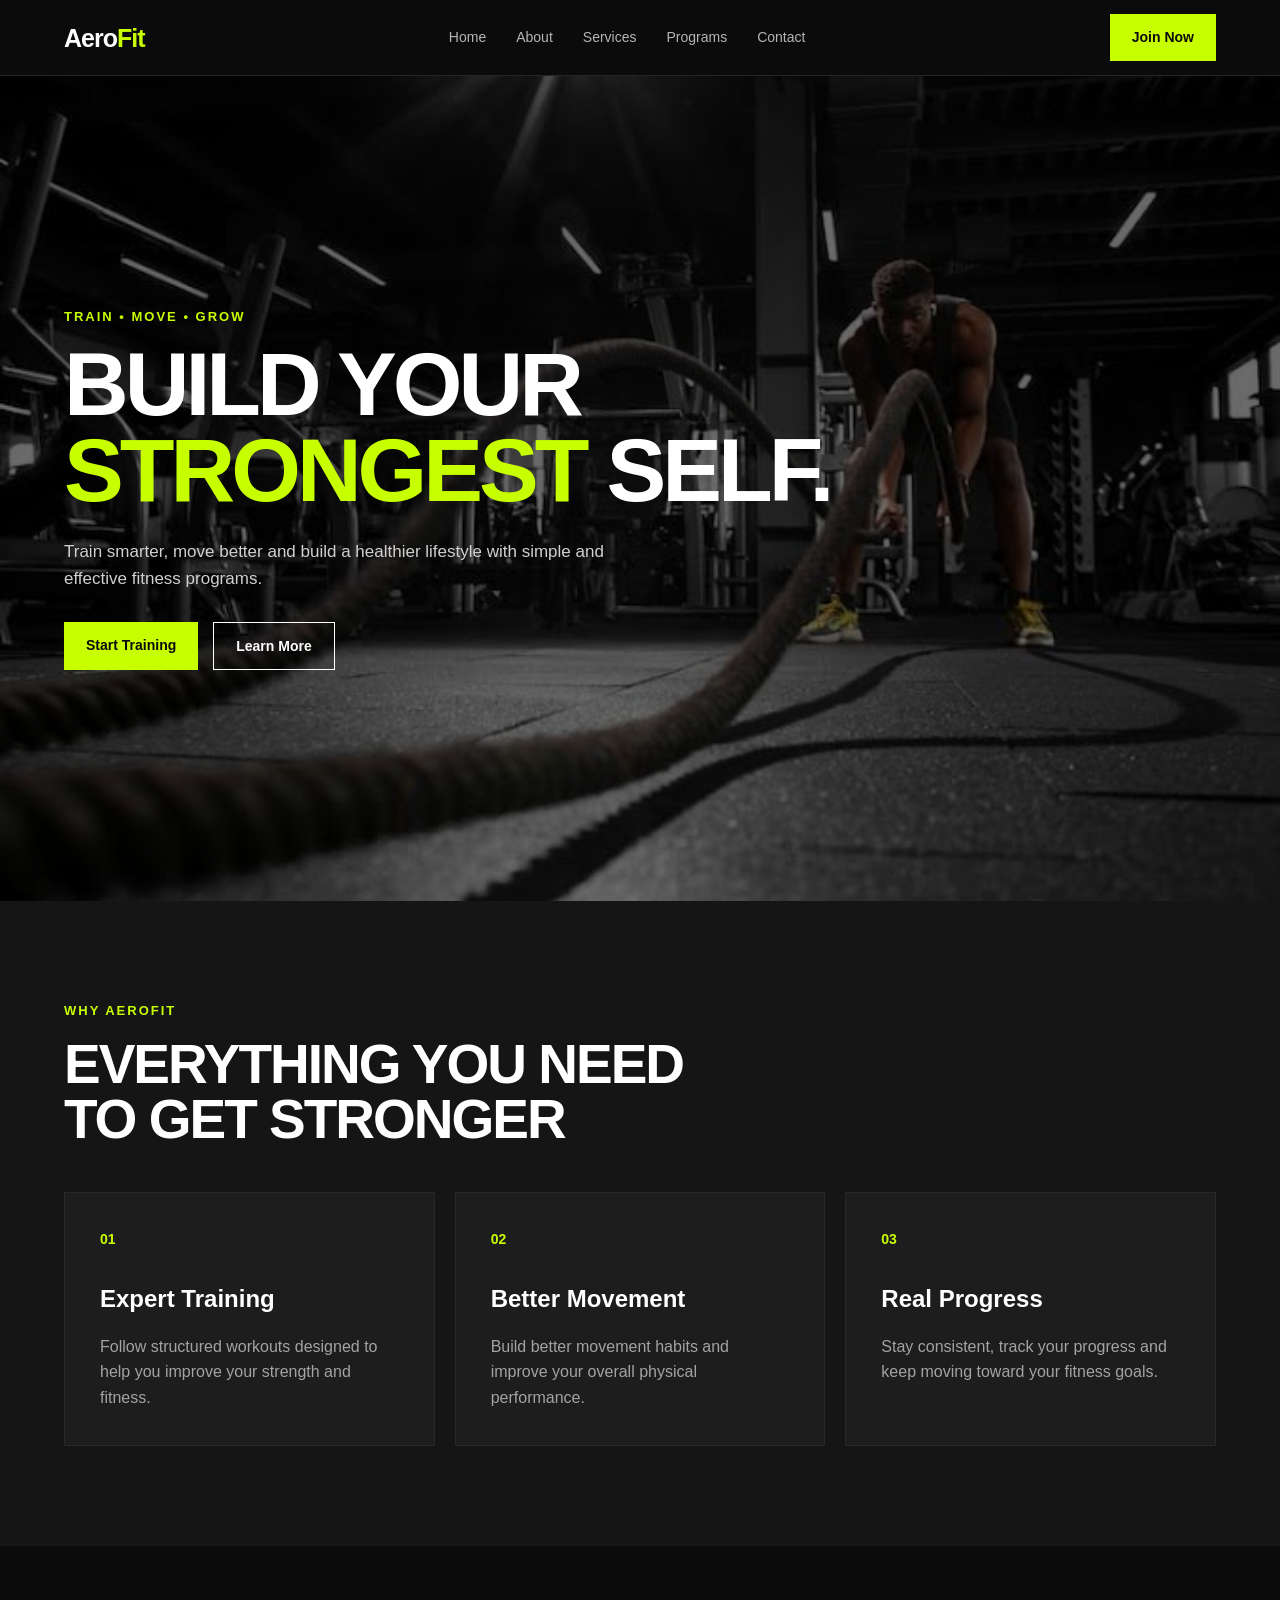
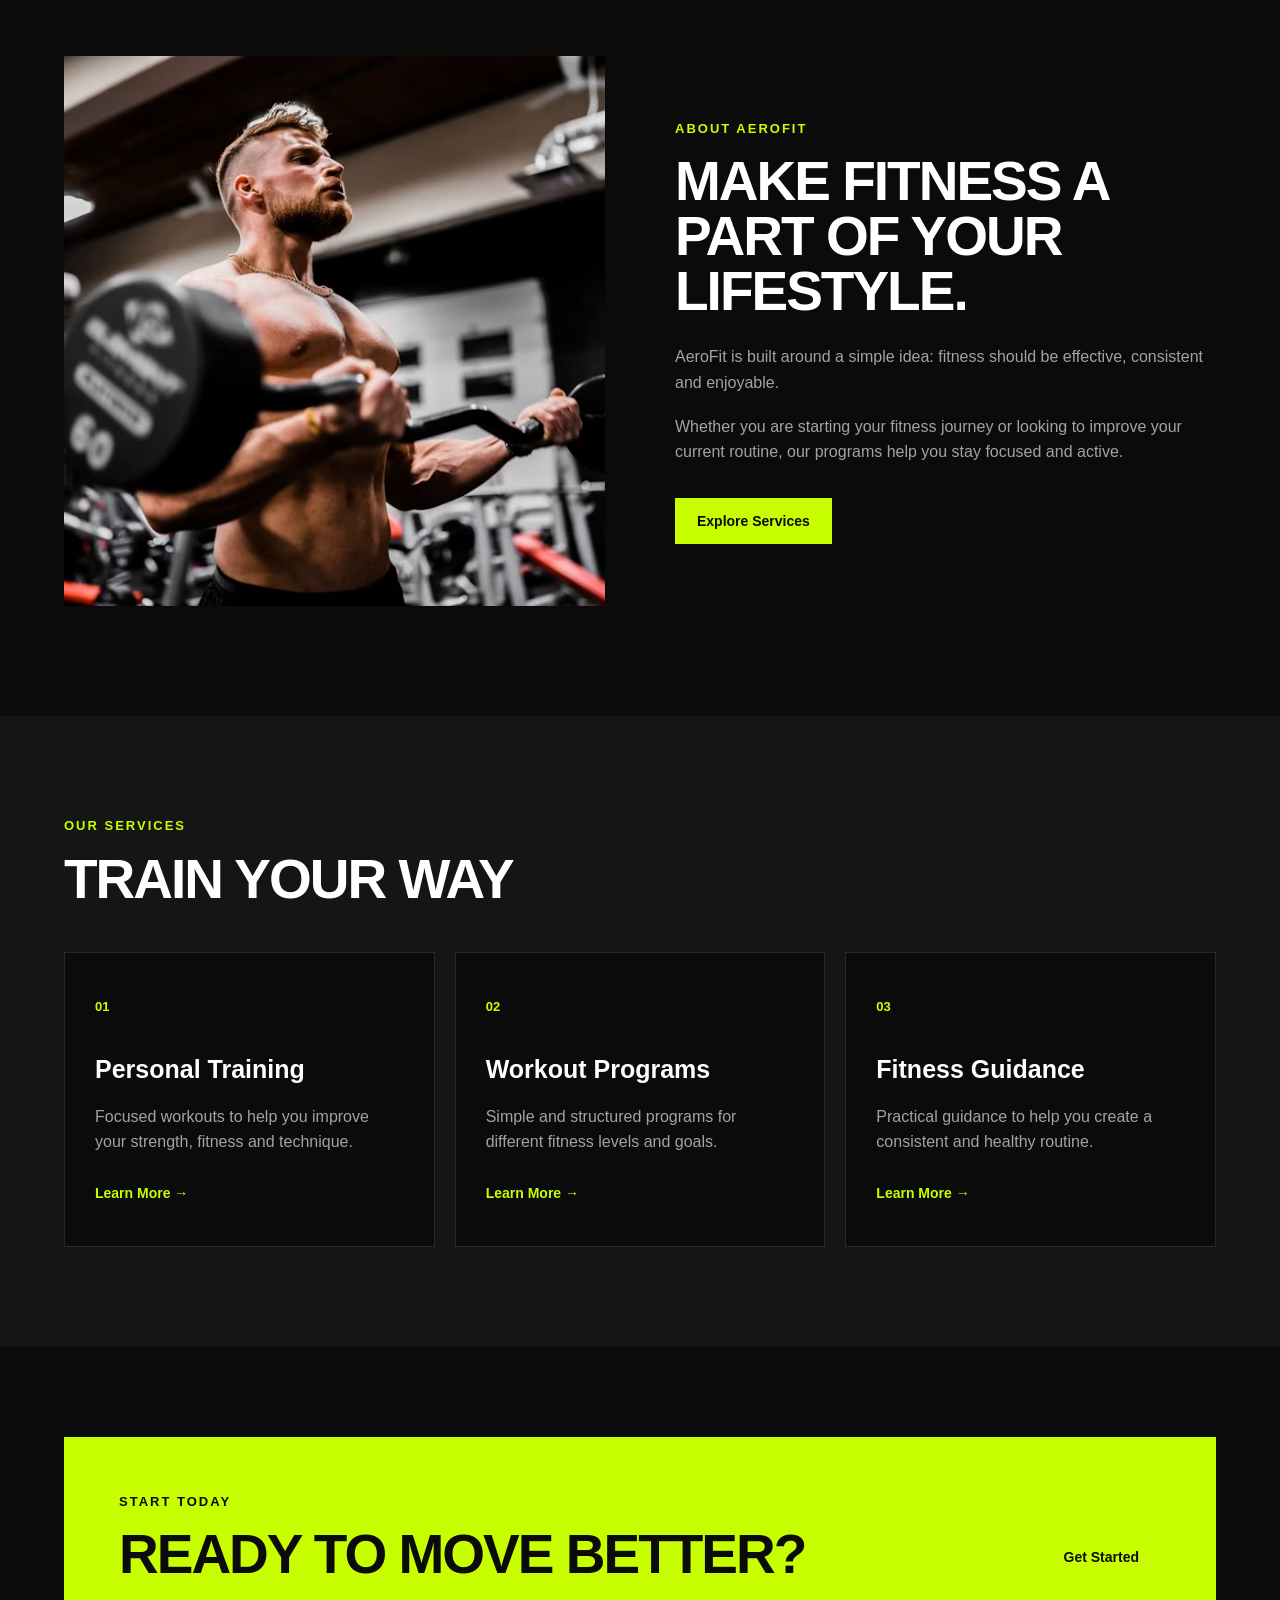
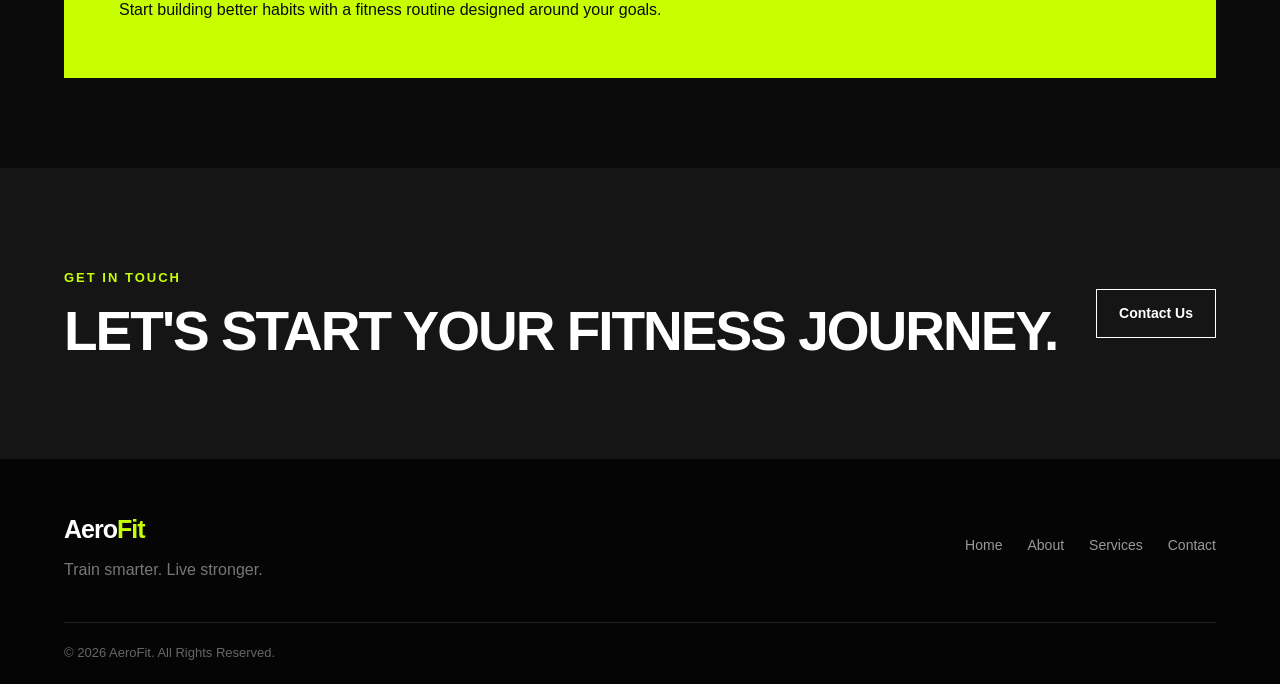
<file: task-1-responsive-landing-page/index.html>
<!DOCTYPE html>
<html lang="en">

<head>
    <meta charset="UTF-8">
    <meta name="viewport" content="width=device-width, initial-scale=1.0">
    <title>AeroFit - Fitness & Wellness</title>
    <!-- Css file linked -->
    <link rel="stylesheet" href="./Css/style.css">
</head>

<body>
    <!-- Navbar -->
    <header class="navbar">
        <div class="container nav-content">
            <a href="#" class="logo">Aero<span>Fit</span></a>
            <nav class="nav-links">
                <a href="#home">Home</a>
                <a href="#about">About</a>
                <a href="#services">Services</a>
                <a href="#programs">Programs</a>
                <a href="#contact">Contact</a>
            </nav>
            <a href="#contact" class="nav-btn">Join Now</a>
        </div>
    </header>
    <!-- Navbar End -->

    <!-- Main Section -->
    <main>
        <!-- Hero Section -->
        <section class="hero" id="home">
            <div class="hero-overlay"></div>
            <div class="container hero-content">

                <div class="hero-text">

                    <p class="tagline">TRAIN • MOVE • GROW</p>
                    <h1>
                        Build Your
                        <span>Strongest</span>
                        Self.
                    </h1>
                    <p class="hero-description">
                        Train smarter, move better and build a healthier
                        lifestyle with simple and effective fitness programs.
                    </p>

                    <div class="hero-buttons">
                        <a href="#programs" class="primary-btn">Start Training</a>
                        <a href="#about" class="secondary-btn">Learn More</a>
                    </div>

                </div>

            </div>

        </section>
        <!-- Hero Section End-->

        <!-- Features Section -->
        <section class="features">
            <div class="container">
                <div class="section-heading">
                    <p>WHY AEROFIT</p>
                    <h2>Everything You Need To Get Stronger</h2>
                </div>
                <div class="feature-grid">
                    <div class="feature-card">
                        <div class="feature-icon">01</div>
                        <h3>Expert Training</h3>
                        <p>
                            Follow structured workouts designed to help
                            you improve your strength and fitness.
                        </p>
                    </div>
                    <div class="feature-card">
                        <div class="feature-icon">02</div>
                        <h3>Better Movement</h3>
                        <p>
                            Build better movement habits and improve
                            your overall physical performance.
                        </p>
                    </div>

                    <div class="feature-card">
                        <div class="feature-icon">03</div>
                        <h3>Real Progress</h3>
                        <p>
                            Stay consistent, track your progress and
                            keep moving toward your fitness goals.
                        </p>
                    </div>
                </div>
            </div>
        </section>
        <!-- Features Section End -->

        <!-- About Section -->
        <section class="about" id="about">
            <div class="container about-content">
                <div class="about-image">
                    <img src="./images/img2.avif" alt="Gym workout">
                </div>
                <div class="about-text">
                    <p class="section-label">ABOUT AEROFIT</p>
                    <h2>Make Fitness A Part Of Your Lifestyle.</h2>
                    <p>
                        AeroFit is built around a simple idea: fitness
                        should be effective, consistent and enjoyable.
                    </p>
                    <p>
                        Whether you are starting your fitness journey or
                        looking to improve your current routine, our
                        programs help you stay focused and active.
                    </p>
                    <a href="#services" class="primary-btn">Explore Services</a>
                </div>
            </div>
        </section>
        <!-- About Section End -->

        <!-- Services Section -->
        <section class="services" id="services">
            <div class="container">

                <div class="section-heading">
                    <p>OUR SERVICES</p>
                    <h2>Train Your Way</h2>
                </div>

                <div class="service-grid">

                    <div class="service-card">
                        <span>01</span>
                        <h3>Personal Training</h3>
                        <p>
                            Focused workouts to help you improve your
                            strength, fitness and technique.
                        </p>
                        <a href="#contact">Learn More →</a>
                    </div>

                    <div class="service-card">
                        <span>02</span>
                        <h3>Workout Programs</h3>
                        <p>
                            Simple and structured programs for different
                            fitness levels and goals.
                        </p>
                        <a href="#contact">Learn More →</a>
                    </div>

                    <div class="service-card">
                        <span>03</span>
                        <h3>Fitness Guidance</h3>
                        <p>
                            Practical guidance to help you create a
                            consistent and healthy routine.
                        </p>
                        <a href="#contact">Learn More →</a>
                    </div>

                </div>

            </div>

        </section>
        <!-- Services Section End -->

        <!-- Programs Section -->
        <section class="programs" id="programs">
            <div class="container program-content">
                <div>
                    <p class="section-label">START TODAY</p>
                    <h2>Ready To Move Better?</h2>
                    <p>
                        Start building better habits with a fitness
                        routine designed around your goals.
                    </p>
                </div>
                <a href="#contact" class="primary-btn">Get Started</a>
            </div>
        </section>
        <!-- Programs Section End -->

        <!-- Contact Section -->
        <section class="contact" id="contact">
            <div class="container contact-content">
                <div>
                    <p class="section-label">GET IN TOUCH</p>
                    <h2>Let's Start Your Fitness Journey.</h2>
                </div>
                <a href="mailto:hello@aerofit.com" class="secondary-btn">
                    Contact Us
                </a>
            </div>
        </section>
        <!-- Contact Section End-->

    </main>
    <!-- Main Section End -->

    <!-- Footer -->
    <footer class="footer">
        <div class="container footer-content">
            <div>
                <a href="#" class="logo">Aero<span>Fit</span></a>
                <p>Train smarter. Live stronger.</p>
            </div>
            <div class="footer-links">
                <a href="#home">Home</a>
                <a href="#about">About</a>
                <a href="#services">Services</a>
                <a href="#contact">Contact</a>
            </div>
        </div>
        <div class="container copyright">
            <p>© 2026 AeroFit. All Rights Reserved.</p>
        </div>
    </footer>
    <!-- Footer End -->

</body>

</html>
</file>
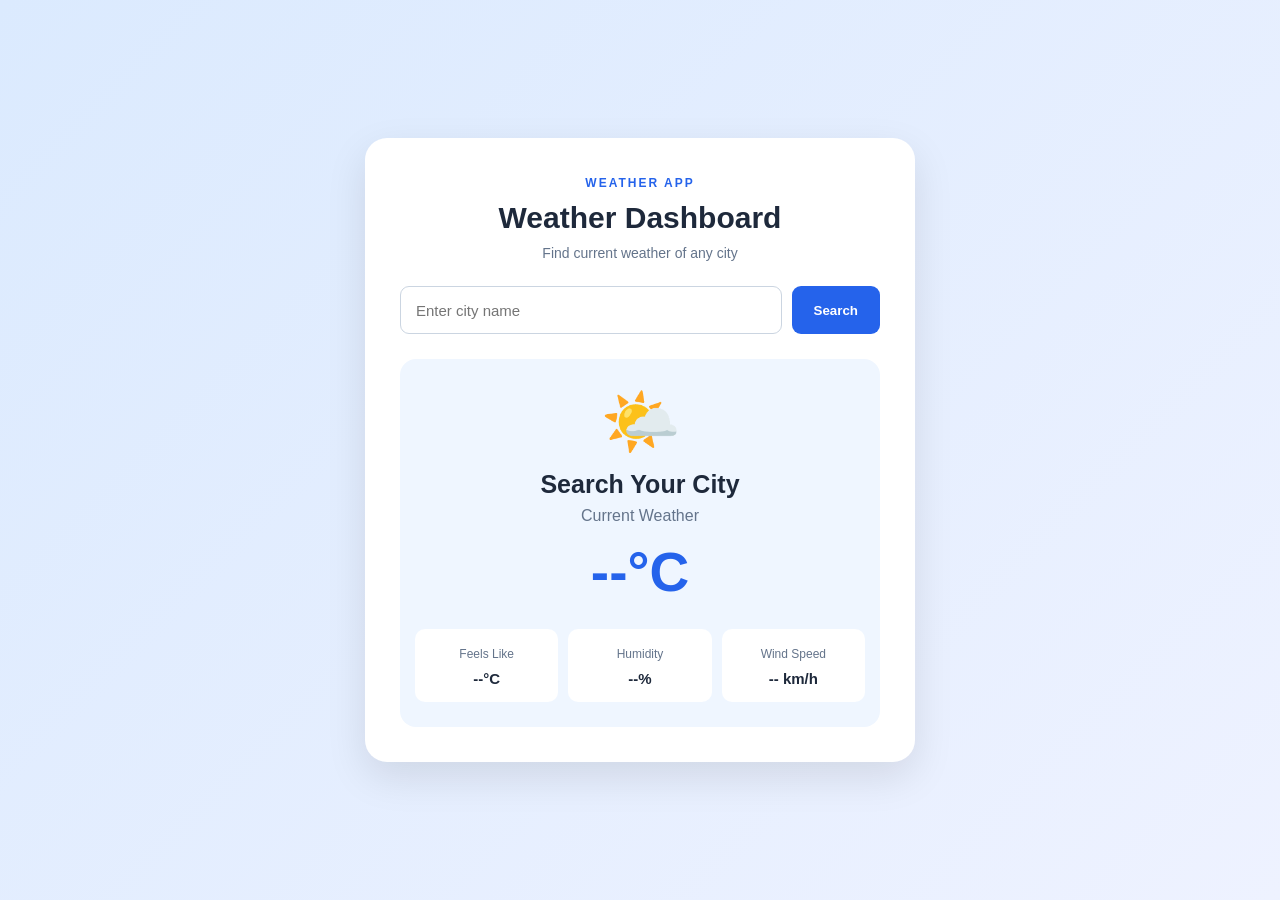
<file: task-4 weather-app/index.html>
<!DOCTYPE html>
<html lang="en">
<head>
    <meta charset="UTF-8">
    <meta name="viewport" content="width=device-width, initial-scale=1.0">
    <title>Weather Dashboard</title>
    <link rel="stylesheet" href="./CSS/style.css">
</head>
<body>

    <!-- Weather Dashboard -->
    <main class="container">
        <div class="weather-box">
            <div class="header">
                <span class="tag">WEATHER APP</span>
                <h1>Weather Dashboard</h1>
                <p>Find current weather of any city</p>
            </div>

            <div class="search-box">
                <input type="text" id="cityInput" placeholder="Enter city name">
                <button id="searchBtn">Search</button>
            </div>

            <p id="message"></p>

            <div id="weatherResult" class="weather-result">
                <div id="weatherIcon" class="weather-icon">🌤️</div>
                <h2 id="cityName">Search Your City</h2>
                <p id="weatherCondition">Current Weather</p>
                <h1 id="temperature">--°C</h1>

                <div class="weather-details">
                    <div class="detail">
                        <span>Feels Like</span>
                        <h3 id="feelsLike">--°C</h3>
                    </div>

                    <div class="detail">
                        <span>Humidity</span>
                        <h3 id="humidity">--%</h3>
                    </div>

                    <div class="detail">
                        <span>Wind Speed</span>
                        <h3 id="windSpeed">-- km/h</h3>
                    </div>
                </div>
            </div>
        </div>
    </main>

    <script src="./JS/app.js"></script>
</body>
</html>
</file>
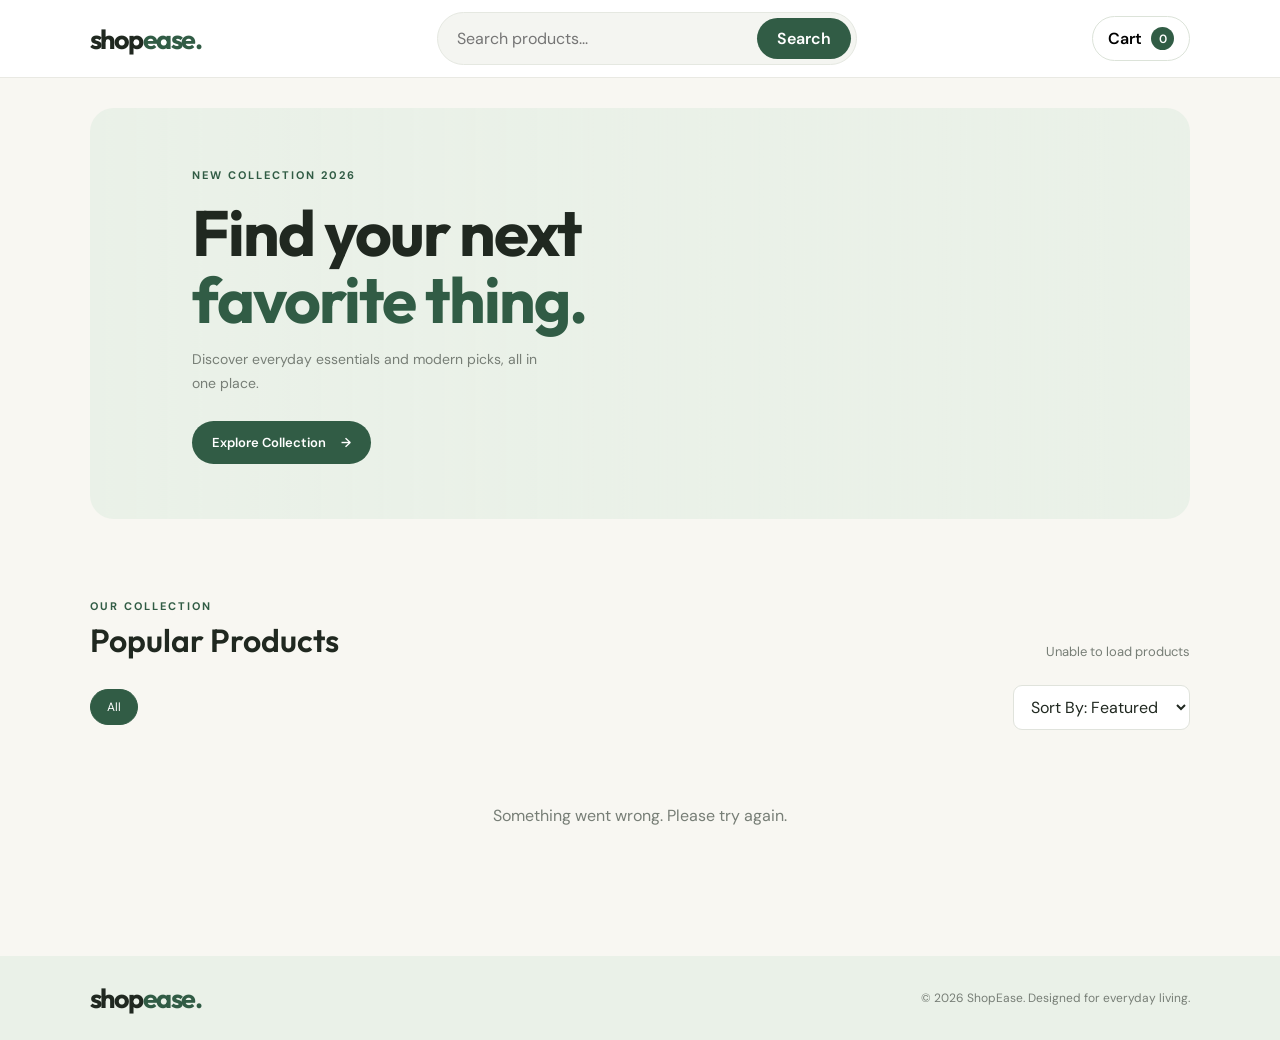
<file: task-5 e-commerce-web/index.html>
<!DOCTYPE html>
<html lang="en">
<head>
  <meta charset="UTF-8">
  <meta name="viewport" content="width=device-width, initial-scale=1.0">
  <title>ShopEase | Online Store</title>

  <link rel="stylesheet" href="./Css/style.css">

  <link rel="preconnect" href="https://fonts.googleapis.com">
  <link href="https://fonts.googleapis.com/css2?family=DM+Sans:wght@400;500;600;700&family=Outfit:wght@400;500;600;700&display=swap" rel="stylesheet">
</head>
<body>

  <!-- Navbar -->
  <header class="navbar">
    <a href="#" class="logo">shop<span>ease.</span></a>

    <div class="nav-search">
      <input type="search" id="searchInput" placeholder="Search products...">
      <button id="searchBtn">Search</button>
    </div>

    <button class="cart-button" id="cartBtn">
      <span>Cart</span>
      <span class="cart-count" id="cartCount">0</span>
    </button>
  </header>

  <main>

    <!-- Hero Section -->
    <section class="hero">
      <div class="hero-content">
        <span class="eyebrow">NEW COLLECTION 2026</span>

        <h1>
          Find your next<br>
          <span>favorite thing.</span>
        </h1>

        <p>
          Discover everyday essentials and modern picks,
          all in one place.
        </p>

        <a href="#products" class="hero-btn">
          Explore Collection <span>→</span>
        </a>
      </div>
    </section>

    <!-- Products -->
    <section class="shop-section" id="products">
      <div class="section-heading">
        <div>
          <span class="eyebrow">OUR COLLECTION</span>
          <h2>Popular Products</h2>
        </div>

        <p id="productCount">Loading products...</p>
      </div>

      <div class="shop-tools">
        <div class="categories" id="categoryList">
          <button class="category active" data-category="All">All</button>
        </div>

        <select id="sortSelect">
          <option value="default">Sort By: Featured</option>
          <option value="low">Price: Low to High</option>
          <option value="high">Price: High to Low</option>
          <option value="name">Name: A to Z</option>
        </select>
      </div>

      <div class="product-grid" id="productGrid"></div>

      <p class="empty-message" id="emptyMessage" hidden>
        No products found. Try another search.
      </p>
    </section>

  </main>

  <!-- Cart Overlay -->
  <div class="overlay" id="overlay"></div>

  <!-- Cart Sidebar -->
  <aside class="cart-panel" id="cartPanel">
    <div class="cart-header">
      <div>
        <span class="eyebrow">YOUR SELECTION</span>
        <h2>Shopping Cart</h2>
      </div>

      <button class="close-cart" id="closeCart" aria-label="Close cart">×</button>
    </div>

    <div class="cart-items" id="cartItems"></div>

    <div class="cart-footer">
      <div class="total-row">
        <span>Subtotal</span>
        <strong id="cartTotal">$0.00</strong>
      </div>

      <button class="checkout-btn" id="checkoutBtn">
        Continue to Checkout →
      </button>

      <p>Shipping and taxes calculated at checkout.</p>
    </div>
  </aside>

  <!-- Footer -->
  <footer>
    <a href="#" class="logo">shop<span>ease.</span></a>
    <p>© 2026 ShopEase. Designed for everyday living.</p>
  </footer>

  <script src="./Js/app.js"></script>
</body>
</html>
</file>
<file: task-1-responsive-landing-page/Css/style.css>
/* Reset */
* {
    margin: 0;
    padding: 0;
    box-sizing: border-box;
}

html {
    scroll-behavior: smooth;
}

body {
    font-family: Arial, sans-serif;
    background: #0b0b0b;
    color: #ffffff;
    line-height: 1.6;
}

a {
    text-decoration: none;
    color: inherit;
}

img {
    width: 100%;
    display: block;
}

.container {
    width: 90%;
    max-width: 1200px;
    margin: auto;
}


/* Navbar */
.navbar {
    background: #0b0b0b;
    border-bottom: 1px solid #252525;
    position: sticky;
    top: 0;
    z-index: 100;
}

.nav-content {
    min-height: 75px;
    display: flex;
    align-items: center;
    justify-content: space-between;
    gap: 30px;
}

.logo {
    font-size: 25px;
    font-weight: 800;
    letter-spacing: -1px;
    white-space: nowrap;
}

.logo span {
    color: #c8ff00;
}

.nav-links {
    display: flex;
    align-items: center;
    gap: 30px;
}

.nav-links a {
    color: #b5b5b5;
    font-size: 14px;
    white-space: nowrap;
    transition: 0.3s;
}

.nav-links a:hover {
    color: #c8ff00;
}

.nav-btn,
.primary-btn {
    background: #c8ff00;
    color: #0b0b0b;
    padding: 12px 22px;
    font-size: 14px;
    font-weight: 700;
    display: inline-block;
    white-space: nowrap;
    transition: 0.3s;
}

.nav-btn:hover,
.primary-btn:hover {
    background: #ffffff;
}


/* Hero */
.hero {
    min-height: calc(100vh - 75px);
    position: relative;
    display: flex;
    align-items: center;
    background-image: url("../images/img1.jpg");
    background-size: cover;
    background-position: center;
}

.hero::before {
    content: "";
    position: absolute;
    inset: 0;
    background: rgba(0, 0, 0, 0.58);
}

.hero-content {
    position: relative;
    z-index: 1;
}

.hero-text {
    max-width: 800px;
}

.tagline,
.section-label,
.section-heading p {
    color: #c8ff00;
    font-size: 13px;
    font-weight: 700;
    letter-spacing: 2px;
    margin-bottom: 15px;
}

.hero h1 {
    font-size: clamp(50px, 7vw, 90px);
    line-height: 0.95;
    text-transform: uppercase;
    letter-spacing: -4px;
    margin-bottom: 25px;
}

.hero h1 span {
    color: #c8ff00;
}

.hero-description {
    max-width: 600px;
    color: #d0d0d0;
    font-size: 17px;
    margin-bottom: 30px;
}

.hero-buttons {
    display: flex;
    gap: 15px;
    flex-wrap: wrap;
}

.secondary-btn {
    border: 1px solid #ffffff;
    padding: 12px 22px;
    font-size: 14px;
    font-weight: 700;
    display: inline-block;
    transition: 0.3s;
}

.secondary-btn:hover {
    background: #ffffff;
    color: #0b0b0b;
}


/* Section Heading */
.section-heading {
    max-width: 650px;
    margin-bottom: 45px;
}

.section-heading h2,
.about-text h2,
.program-content h2,
.contact-content h2 {
    font-size: clamp(35px, 5vw, 55px);
    line-height: 1;
    text-transform: uppercase;
    letter-spacing: -2px;
}


/* Features */
.features {
    padding: 100px 0;
    background: #151515;
}

.feature-grid {
    display: grid;
    grid-template-columns: repeat(3, 1fr);
    gap: 20px;
}

.feature-card {
    background: #1d1d1d;
    padding: 35px;
    border: 1px solid #292929;
    transition: 0.3s;
}

.feature-card:hover {
    border-color: #c8ff00;
    transform: translateY(-5px);
}

.feature-icon {
    color: #c8ff00;
    font-size: 14px;
    font-weight: 700;
    margin-bottom: 30px;
}

.feature-card h3 {
    font-size: 24px;
    margin-bottom: 15px;
}

.feature-card p {
    color: #a3a3a3;
}


/* About */
.about {
    padding: 110px 0;
}

.about-content {
    display: grid;
    grid-template-columns: 1fr 1fr;
    gap: 70px;
    align-items: center;
}

.about-image {
    height: 550px;
    overflow: hidden;
}

.about-image img {
    height: 100%;
    object-fit: cover;
}

.about-text h2 {
    margin-bottom: 25px;
}

.about-text p:not(.section-label) {
    color: #a3a3a3;
    margin-bottom: 18px;
}

.about-text .primary-btn {
    margin-top: 15px;
}


/* Services */
.services {
    padding: 100px 0;
    background: #151515;
}

.service-grid {
    display: grid;
    grid-template-columns: repeat(3, 1fr);
    gap: 20px;
}

.service-card {
    background: #0b0b0b;
    padding: 40px 30px;
    border: 1px solid #292929;
    transition: 0.3s;
}

.service-card:hover {
    border-color: #c8ff00;
    transform: translateY(-5px);
}

.service-card span {
    color: #c8ff00;
    font-size: 13px;
    font-weight: 700;
}

.service-card h3 {
    font-size: 25px;
    margin: 30px 0 15px;
}

.service-card p {
    color: #a3a3a3;
    margin-bottom: 25px;
}

.service-card a {
    color: #c8ff00;
    font-size: 14px;
    font-weight: 700;
}


/* Programs */
.programs {
    padding: 90px 0;
}

.program-content {
    background: #c8ff00;
    color: #0b0b0b;
    padding: 55px;
    display: flex;
    align-items: center;
    justify-content: space-between;
    gap: 30px;
}

.program-content .section-label {
    color: #0b0b0b;
}

.program-content h2 {
    margin-bottom: 15px;
}

.program-content p:not(.section-label) {
    max-width: 600px;
}


/* Contact */
.contact {
    padding: 100px 0;
    background: #151515;
}

.contact-content {
    display: flex;
    align-items: center;
    justify-content: space-between;
    gap: 30px;
}


/* Footer */
.footer {
    background: #050505;
    padding: 50px 0 20px;
}

.footer-content {
    display: flex;
    justify-content: space-between;
    gap: 30px;
    padding-bottom: 40px;
}

.footer-content p {
    color: #777;
    margin-top: 8px;
}

.footer-links {
    display: flex;
    gap: 25px;
    align-items: center;
}

.footer-links a {
    color: #999;
    font-size: 14px;
}

.footer-links a:hover {
    color: #c8ff00;
}

.copyright {
    border-top: 1px solid #222;
    padding-top: 20px;
}

.copyright p {
    color: #666;
    font-size: 13px;
}


/* Tablet */
@media (max-width: 900px) {

    .nav-content {
        gap: 20px;
    }

    .nav-links {
        gap: 15px;
    }

    .nav-links a {
        font-size: 13px;
    }

    .about-content {
        grid-template-columns: 1fr;
    }

    .feature-grid,
    .service-grid {
        grid-template-columns: 1fr 1fr;
    }

    .about-image {
        height: 450px;
    }

    .program-content,
    .contact-content {
        flex-direction: column;
        align-items: flex-start;
    }
}


/* Mobile */
@media (max-width: 650px) {

    .nav-content {
        min-height: 65px;
        gap: 12px;
    }

    .logo {
        font-size: 22px;
    }

    .nav-btn {
        padding: 10px 16px;
        font-size: 13px;
    }

    .nav-links {
        position: absolute;
        top: 65px;
        left: 0;
        width: 100%;
        background: #0b0b0b;
        border-bottom: 1px solid #252525;

        display: flex;
        gap: 25px;

        padding: 14px 5%;

        overflow-x: auto;
        white-space: nowrap;

        scrollbar-width: none;
    }

    .nav-links::-webkit-scrollbar {
        display: none;
    }

    .nav-links a {
        font-size: 13px;
        flex-shrink: 0;
    }

    .hero {
        min-height: calc(100vh - 65px);
        padding: 80px 0 60px;
        background-position: center;
    }

    .hero h1 {
        font-size: 52px;
        letter-spacing: -2px;
    }

    .hero-description {
        font-size: 15px;
    }

    .hero-buttons {
        gap: 12px;
    }

    .primary-btn,
    .secondary-btn {
        padding: 12px 18px;
    }

    .features,
    .about,
    .services,
    .contact {
        padding: 70px 0;
    }

    .feature-grid,
    .service-grid {
        grid-template-columns: 1fr;
    }

    .about-image {
        height: 380px;
    }

    .program-content {
        padding: 35px 25px;
    }

    .footer-content {
        flex-direction: column;
    }

    .footer-links {
        flex-wrap: wrap;
    }
}
</file>
<file: task-4 weather-app/CSS/style.css>
/* Reset */
* {
    margin: 0;
    padding: 0;
    box-sizing: border-box;
}

body {
    font-family: Arial, sans-serif;
    background: linear-gradient(135deg, #dbeafe, #eef2ff);
    color: #1e293b;
}

.container {
    min-height: 100vh;
    display: flex;
    justify-content: center;
    align-items: center;
    padding: 20px;
}

.weather-box {
    width: 100%;
    max-width: 550px;
    padding: 35px;
    background: #ffffff;
    border-radius: 22px;
    box-shadow: 0 15px 40px rgba(0, 0, 0, 0.1);
}

.header {
    text-align: center;
    margin-bottom: 25px;
}

.tag {
    color: #2563eb;
    font-size: 12px;
    font-weight: 700;
    letter-spacing: 2px;
}

.header h1 {
    font-size: 30px;
    margin: 10px 0;
}

.header p {
    color: #64748b;
    font-size: 14px;
}

.search-box {
    display: flex;
    gap: 10px;
}

.search-box input {
    flex: 1;
    min-width: 0;
    height: 48px;
    padding: 0 15px;
    border: 1px solid #cbd5e1;
    border-radius: 9px;
    outline: none;
    font-size: 15px;
}

.search-box input:focus {
    border-color: #2563eb;
}

.search-box button {
    border: none;
    background: #2563eb;
    color: #ffffff;
    padding: 0 22px;
    border-radius: 9px;
    cursor: pointer;
    font-weight: 600;
    transition: 0.3s;
}

.search-box button:hover {
    background: #1d4ed8;
}

#message {
    color: #dc2626;
    font-size: 14px;
    margin-top: 12px;
    text-align: center;
}

.weather-result {
    margin-top: 25px;
    padding: 25px 15px;
    background: #eff6ff;
    border-radius: 16px;
    text-align: center;
}

.weather-icon {
    font-size: 65px;
    margin-bottom: 10px;
}

.weather-result h2 {
    font-size: 25px;
}

#weatherCondition {
    color: #64748b;
    margin: 8px 0;
}

#temperature {
    font-size: 55px;
    color: #2563eb;
    margin: 15px 0 25px;
}

.weather-details {
    display: grid;
    grid-template-columns: repeat(3, 1fr);
    gap: 10px;
}

.detail {
    background: #ffffff;
    padding: 15px 5px;
    border-radius: 10px;
}

.detail span {
    color: #64748b;
    font-size: 12px;
}

.detail h3 {
    font-size: 15px;
    margin-top: 8px;
}

@media (max-width: 500px) {
    .weather-box {
        padding: 25px 15px;
    }

    .header h1 {
        font-size: 25px;
    }

    .search-box {
        flex-direction: column;
    }

    .search-box button {
        height: 45px;
    }

    .weather-details {
        gap: 7px;
    }

    .detail {
        padding: 12px 3px;
    }

    .detail span {
        font-size: 10px;
    }

    .detail h3 {
        font-size: 13px;
    }
}
</file>
<file: task-5 e-commerce-web/Css/style.css>
/* General */
* {
    margin: 0;
    padding: 0;
    box-sizing: border-box;
}

:root {
    --green: #315c45;
    --light-green: #eaf1e8;
    --cream: #f8f7f2;
    --text: #202820;
    --muted: #777e76;
    --white: #fff;
}

html {
    scroll-behavior: smooth;
}

body {
    font-family: "DM Sans", sans-serif;
    background: var(--cream);
    color: var(--text);
}

button,
input,
select {
    font: inherit;
}

button {
    cursor: pointer;
}

/* Navbar */
.navbar {
    height: 78px;
    padding: 0 7%;
    display: flex;
    align-items: center;
    justify-content: space-between;
    gap: 25px;
    background: var(--white);
    border-bottom: 1px solid #e9e9e3;
    position: sticky;
    top: 0;
    z-index: 5;
}

.logo {
    font: 700 27px "Outfit", sans-serif;
    color: var(--text);
    text-decoration: none;
    letter-spacing: -1.5px;
}

.logo span {
    color: var(--green);
}

.nav-search {
    display: flex;
    width: min(420px, 45%);
    background: #f4f5f1;
    border: 1px solid #e5e8e1;
    border-radius: 30px;
    padding: 5px;
}

.nav-search input {
    width: 100%;
    min-width: 0;
    border: 0;
    outline: 0;
    background: transparent;
    padding: 9px 14px;
}

.nav-search button,
.checkout-btn {
    border: 0;
    background: var(--green);
    color: white;
    border-radius: 25px;
    padding: 10px 20px;
    font-weight: 600;
}

.cart-button {
    border: 1px solid #dce3d9;
    background: white;
    border-radius: 25px;
    padding: 10px 15px;
    display: flex;
    align-items: center;
    gap: 9px;
    font-weight: 600;
}

.cart-count {
    display: grid;
    place-items: center;
    width: 23px;
    height: 23px;
    background: var(--green);
    color: white;
    border-radius: 50%;
    font-size: 12px;
}

/* Hero Section */
.hero {
    width: 86%;
    min-height: 390px;
    margin: 30px auto 75px;
    padding: 55px 8%;
    border-radius: 24px;
    display: flex;
    align-items: center;
    position: relative;
    overflow: hidden;
    background-color: var(--light-green);
    background-image:
        linear-gradient(90deg,
            rgba(234, 241, 232, 0.98) 0%,
            rgba(234, 241, 232, 0.92) 42%,
            rgba(234, 241, 232, 0.35) 100%),
        url("https://images.unsplash.com/photo-1490481651871-ab68de25d43d?w=1800&auto=format&fit=crop&q=85");
    background-size: cover;
    background-position: center 55%;
}

.hero-content {
    max-width: 480px;
    position: relative;
    z-index: 1;
}

.eyebrow {
    color: var(--green);
    font-size: 11px;
    font-weight: 700;
    letter-spacing: 2px;
}

.hero h1 {
    font: 700 clamp(38px, 5vw, 65px)/1.05 "Outfit", sans-serif;
    letter-spacing: -2px;
    margin: 15px 0;
}

.hero h1 span {
    color: var(--green);
}

.hero p {
    color: var(--muted);
    max-width: 370px;
    line-height: 1.7;
    font-size: 14px;
}

.hero-btn {
    display: inline-block;
    margin-top: 25px;
    background: var(--green);
    color: white;
    text-decoration: none;
    padding: 13px 20px;
    border-radius: 25px;
    font-size: 13px;
    font-weight: 600;
    transition: .25s;
}

.hero-btn:hover {
    background: #203f2e;
    transform: translateY(-2px);
}

.hero-btn span {
    margin-left: 12px;
}

/* Products */
.shop-section {
    width: 86%;
    margin: auto;
    padding-bottom: 80px;
}

.section-heading {
    display: flex;
    justify-content: space-between;
    align-items: end;
    margin-bottom: 25px;
}

.section-heading h2 {
    font: 600 32px "Outfit", sans-serif;
    margin-top: 5px;
}

.section-heading p {
    color: var(--muted);
    font-size: 13px;
}

.shop-tools {
    display: flex;
    align-items: center;
    justify-content: space-between;
    gap: 15px;
    margin-bottom: 25px;
}

.categories {
    display: flex;
    flex-wrap: wrap;
    gap: 9px;
}

.category {
    border: 1px solid #e0e3dc;
    border-radius: 25px;
    background: white;
    padding: 9px 16px;
    color: #626b61;
    font-size: 12px;
    transition: .2s;
    text-transform: capitalize;
}

.category:hover,
.category.active {
    background: var(--green);
    color: white;
    border-color: var(--green);
}

#sortSelect {
    border: 1px solid #e0e3dc;
    background: white;
    padding: 10px 13px;
    border-radius: 9px;
    outline: none;
    color: var(--text);
}

.loading {
    text-align: center;
    font-family: "DM Sans", sans-serif;
    font-size: 15px;
    font-weight: 600;
    color: var(--green);
    padding: 50px 20px;
    letter-spacing: 0.5px;
    animation: loadingPulse 1.5s ease-in-out infinite;
}

@keyframes loadingPulse {

    0%,
    100% {
        opacity: 0.5;
    }

    50% {
        opacity: 1;
    }
}

.product-grid {
    display: grid;
    grid-template-columns: repeat(4, minmax(0, 1fr));
    gap: 20px;
}

.product-card {
    background: white;
    border: 1px solid #eceee8;
    border-radius: 15px;
    padding: 12px;
    transition: transform .25s, box-shadow .25s;
}

.product-card:hover {
    transform: translateY(-5px);
    box-shadow: 0 15px 30px #263b2810;
}

.product-image {
    height: 205px;
    background: #f5f6f2;
    border-radius: 10px;
    overflow: hidden;
    position: relative;
}

.product-image img {
    width: 100%;
    height: 100%;
    object-fit: cover;
    transition: transform .35s;
}

.product-card:hover .product-image img {
    transform: scale(1.06);
}

.product-tag {
    position: absolute;
    top: 10px;
    left: 10px;
    background: white;
    color: var(--green);
    padding: 5px 9px;
    border-radius: 15px;
    font-size: 10px;
    font-weight: 700;
}

.product-info {
    padding: 14px 3px 3px;
}

.product-category {
    color: var(--muted);
    font-size: 11px;
    text-transform: capitalize;
}

.product-info h3 {
    font: 600 16px "Outfit", sans-serif;
    margin: 6px 0 12px;
}

.product-bottom {
    display: flex;
    justify-content: space-between;
    align-items: center;
}

.price {
    font-weight: 700;
    font-size: 17px;
}

.add-btn {
    border: 0;
    background: var(--light-green);
    color: var(--green);
    border-radius: 8px;
    padding: 9px 12px;
    font-size: 12px;
    font-weight: 700;
    transition: .2s;
}

.add-btn:hover {
    background: var(--green);
    color: white;
}

.empty-message {
    text-align: center;
    padding: 50px 0;
    color: var(--muted);
}

/* Footer */
footer {
    background: #eaf1e8;
    padding: 25px 7%;
    display: flex;
    justify-content: space-between;
    align-items: center;
}

footer p {
    color: var(--muted);
    font-size: 12px;
}

/* Cart */
.overlay {
    position: fixed;
    inset: 0;
    background: #10181080;
    opacity: 0;
    visibility: hidden;
    z-index: 9;
    transition: .25s;
}

.overlay.show {
    opacity: 1;
    visibility: visible;
}

.cart-panel {
    position: fixed;
    top: 0;
    right: -430px;
    width: min(420px, 100%);
    height: 100vh;
    background: white;
    z-index: 10;
    padding: 25px;
    display: flex;
    flex-direction: column;
    transition: right .3s ease;
}

.cart-panel.open {
    right: 0;
}

.cart-header {
    display: flex;
    align-items: center;
    justify-content: space-between;
    padding-bottom: 20px;
    border-bottom: 1px solid #eee;
}

.cart-header h2 {
    font: 600 24px "Outfit", sans-serif;
    margin-top: 5px;
}

.close-cart {
    width: 35px;
    height: 35px;
    border: 0;
    border-radius: 50%;
    background: #f1f3ef;
    font-size: 25px;
}

.cart-items {
    flex: 1;
    overflow-y: auto;
    padding: 15px 0;
}

.cart-item {
    display: flex;
    gap: 13px;
    padding: 13px 0;
    border-bottom: 1px solid #eee;
}

.cart-item img {
    width: 80px;
    height: 85px;
    border-radius: 9px;
    object-fit: cover;
    background: #f5f5f5;
}

.cart-item-info {
    flex: 1;
}

.cart-item-info h4 {
    font: 600 14px "Outfit", sans-serif;
    margin-bottom: 7px;
}

.cart-item-info strong {
    color: var(--green);
    font-size: 14px;
}

.quantity {
    display: flex;
    align-items: center;
    gap: 12px;
    margin-top: 9px;
}

.quantity button,
.remove-btn {
    border: 1px solid #e5e5e5;
    background: white;
    border-radius: 5px;
    padding: 3px 9px;
}

.remove-btn {
    color: #bb4545;
    font-size: 11px;
    margin-top: 8px;
}

.cart-footer {
    border-top: 1px solid #eee;
    padding-top: 18px;
}

.total-row {
    display: flex;
    justify-content: space-between;
    margin-bottom: 18px;
}

.total-row strong {
    font-size: 20px;
}

.checkout-btn {
    width: 100%;
    padding: 14px;
}

.cart-footer p {
    text-align: center;
    font-size: 11px;
    color: var(--muted);
    margin-top: 12px;
}

.cart-empty {
    color: var(--muted);
    text-align: center;
    padding: 45px 0;
}

/* Responsive */
@media (max-width: 1000px) {
    .product-grid {
        grid-template-columns: repeat(3, minmax(0, 1fr));
    }

    .hero,
    .shop-section {
        width: 90%;
    }
}

@media (max-width: 700px) {
    .navbar {
        height: auto;
        min-height: 70px;
        padding: 12px 5%;
        flex-wrap: wrap;
        gap: 10px;
    }

    .logo {
        font-size: 24px;
    }

    .nav-search {
        order: 3;
        width: 100%;
    }

    .hero {
        width: 92%;
        min-height: 420px;
        margin: 20px auto 50px;
        padding: 35px 7%;
        background-position: 60% center;
        background-image:
            linear-gradient(90deg,
                rgba(234, 241, 232, 0.97) 0%,
                rgba(234, 241, 232, 0.85) 65%,
                rgba(234, 241, 232, 0.55) 100%),
            url("https://images.unsplash.com/photo-1490481651871-ab68de25d43d?w=1000&auto=format&fit=crop&q=85");
    }

    .hero-content {
        max-width: 100%;
    }

    .hero h1 {
        font-size: clamp(38px, 10vw, 55px);
    }

    .shop-section {
        width: 92%;
    }

    .section-heading {
        align-items: flex-start;
        flex-direction: column;
        gap: 8px;
    }

    .section-heading h2 {
        font-size: 27px;
    }

    .shop-tools {
        align-items: flex-start;
        flex-direction: column;
    }

    .product-grid {
        grid-template-columns: repeat(2, minmax(0, 1fr));
        gap: 12px;
    }

    .product-image {
        height: 155px;
    }

    .product-info h3 {
        font-size: 14px;
    }

    .price {
        font-size: 15px;
    }

    .add-btn {
        padding: 8px;
        font-size: 11px;
    }

    footer {
        flex-direction: column;
        gap: 10px;
        text-align: center;
    }
}

@media (max-width: 380px) {
    .product-grid {
        grid-template-columns: 1fr;
    }

    .product-image {
        height: 230px;
    }
}
</file>
